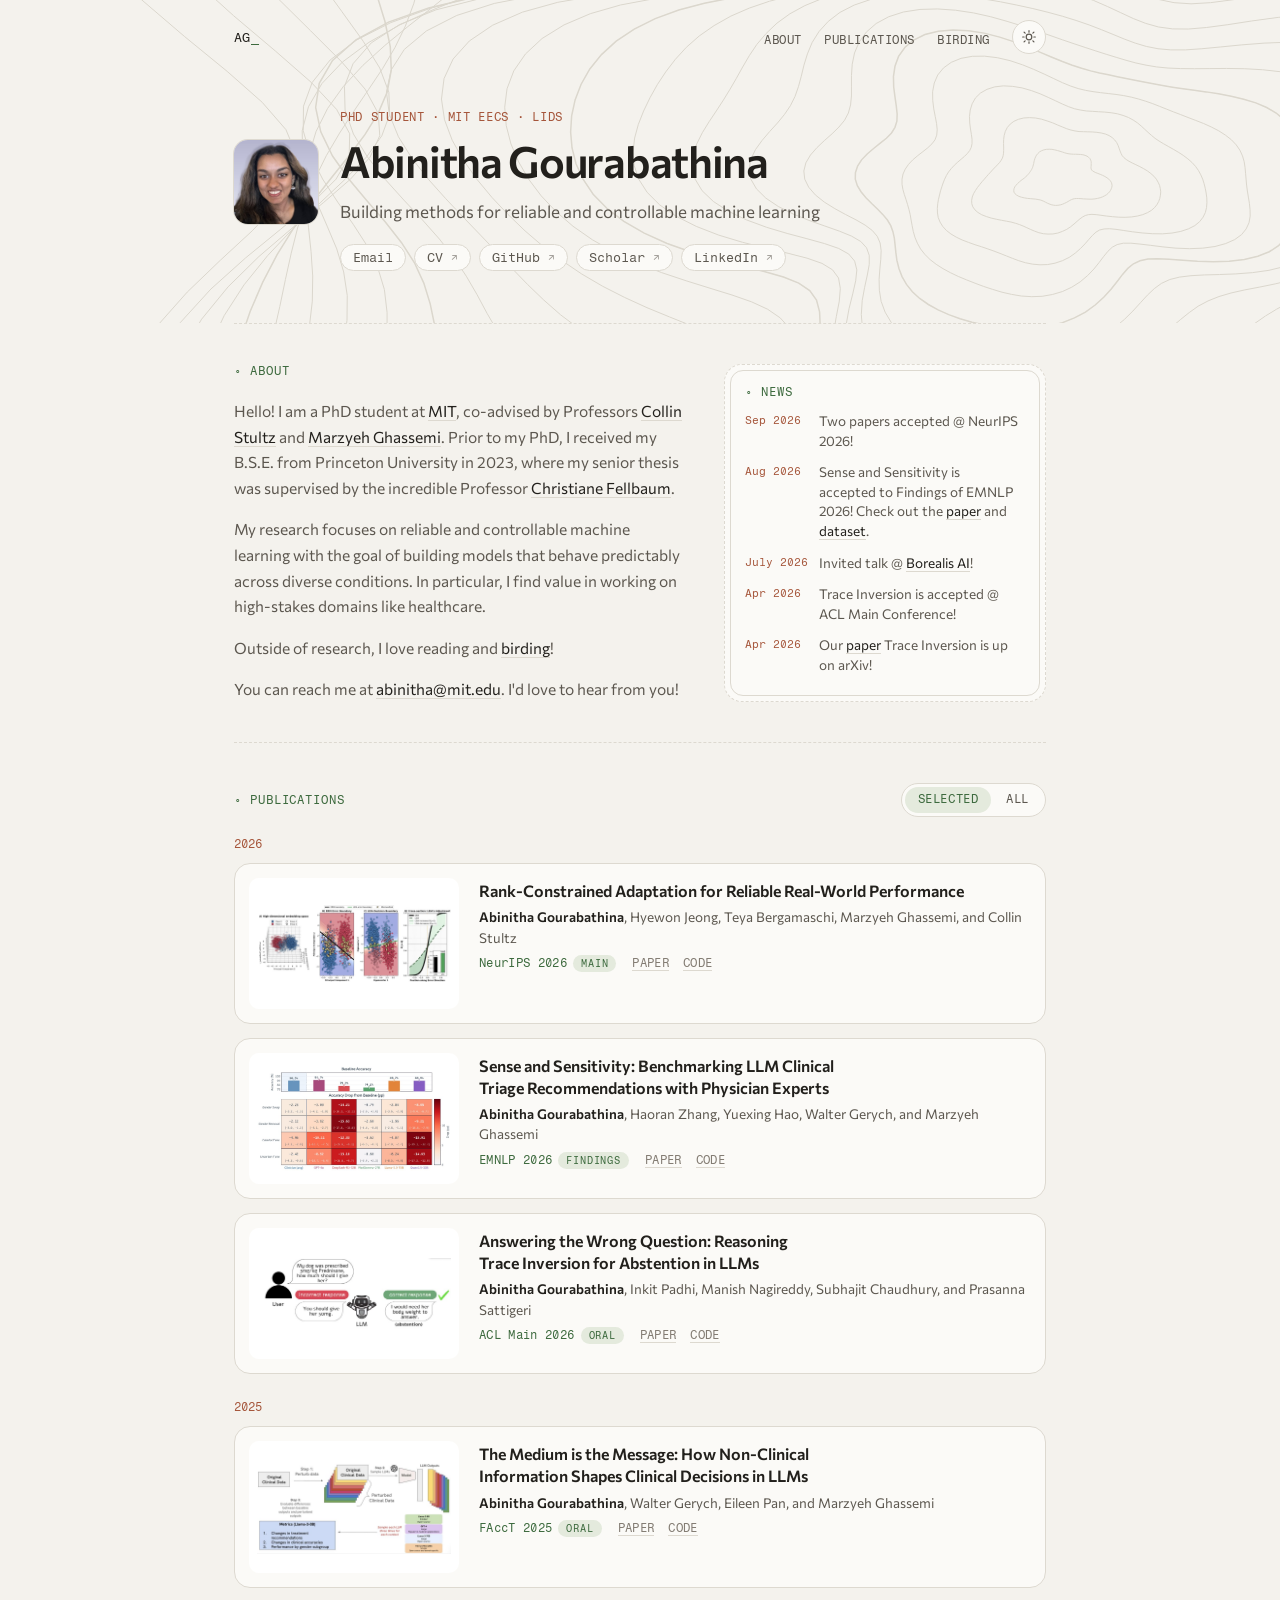
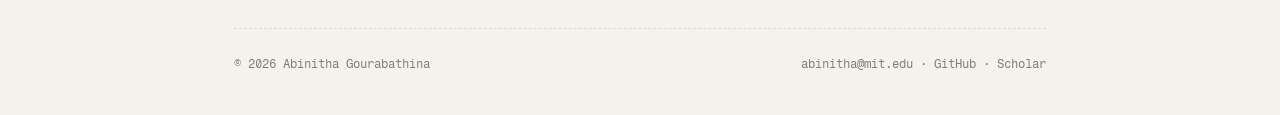
<file: index.html>
<!DOCTYPE html>
<html lang="en">
<head>
  <meta charset="UTF-8" />
  <meta name="viewport" content="width=device-width, initial-scale=1" />
  <title>Abinitha Gourabathina | Hello and Welcome!</title>
  <meta name="description" content="Abinitha Gourabathina is a PhD student at MIT EECS working on reliable and controllable machine learning — building models that behave predictably and can be steered toward safe, well-specified outcomes in high-stakes domains." />
  <meta name="keywords" content="Abinitha Gourabathina, MIT EECS, PhD student, machine learning, LLM safety, healthcare AI, trustworthy ML, MIT LIDS, generative models" />
  <meta name="author" content="Abinitha Gourabathina" />
  <meta name="google-site-verification" content="OJ9WMqnpFjQ2UeB4skqmiUvm7_lw3fs5hfuZdDC6cYM" />
  <meta property="og:type" content="website" />
  <meta property="og:url" content="https://abinithago.github.io/" />
  <meta property="og:title" content="Abinitha Gourabathina | Hello and Welcome!" />
  <meta property="og:description" content="PhD student at MIT EECS working on trustworthy machine learning and reliable generation." />
  <meta property="og:image" content="https://abinithago.github.io/assets/files/profile2.png" />
  <meta property="twitter:card" content="summary_large_image" />
  <meta property="twitter:url" content="https://abinithago.github.io/" />
  <meta property="twitter:title" content="Abinitha Gourabathina | Hello and Welcome!" />
  <meta property="twitter:description" content="PhD student at MIT EECS working on trustworthy machine learning and reliable generation." />
  <meta property="twitter:image" content="https://abinithago.github.io/assets/files/profile2.png" />
  <meta name="theme-color" content="#f4f2ed" media="(prefers-color-scheme: light)" />
  <meta name="theme-color" content="#2e2d2a" media="(prefers-color-scheme: dark)" />
  <link rel="canonical" href="https://abinithago.github.io/" />
  <link rel="sitemap" type="application/xml" href="https://abinithago.github.io/sitemap.xml" />

  <script>try { var t = localStorage.getItem('theme'); if (t === 'dark' || t === 'light') document.documentElement.setAttribute('data-theme', t); } catch (e) {}</script>

  <link rel="preconnect" href="https://fonts.googleapis.com" />
  <link rel="preconnect" href="https://fonts.gstatic.com" crossorigin />
  <link href="https://fonts.googleapis.com/css2?family=Fraunces:ital,opsz,wght@0,9..144,400;1,9..144,400&family=Commissioner:wght@400;500;600&family=Fragment+Mono&display=swap" rel="stylesheet" />
  <link rel="stylesheet" href="assets/css/fieldnotes.css" />

  <style>
    /* Layout: single 880px column. Contour-map hero, about + framed news log, then publications with a Selected / All switch. */
    body { overflow-x: clip; }
    .wrap { max-width: 860px; margin: 0 auto; padding-inline: clamp(16px, 4vw, 24px); }

    /* ----- Nav ----- */
    .s-nav { display: flex; justify-content: space-between; align-items: center; gap: 16px; padding-block: 20px; position: relative; z-index: 2; }
    .logo { font-family: var(--f-mono); font-size: 12.5px; font-weight: 500; letter-spacing: 0.02em; }
    .logo .cursor { color: var(--accent); animation: blink 1.1s step-end infinite; }
    @keyframes blink { 0%, 55% { opacity: 1; } 56%, 100% { opacity: 0; } }
    .nav-right { display: flex; align-items: center; gap: 22px; }
    .s-nav ul { display: flex; gap: 22px; list-style: none; margin: 0; padding: 0; }
    .s-nav ul a { font-family: var(--f-mono); font-size: 11.5px; letter-spacing: 0.05em; text-transform: uppercase; color: var(--muted); transition: color 0.15s; }
    .s-nav ul a:hover { color: var(--accent); }

    /* ----- Hero ----- */
    .hero { position: relative; display: grid; grid-template-columns: auto minmax(0, 1fr); gap: 22px; align-items: start; padding-block: 36px 52px; }
    .contours { position: absolute; top: -90px; left: 50%; width: 100vw; transform: translateX(-50%); height: calc(100% + 90px); z-index: 0; pointer-events: none; }
    .contours path { fill: none; stroke: var(--contour); stroke-width: 1; vector-effect: non-scaling-stroke; }
    .contours path.index { stroke-width: 1.5; }
    .hero-text { position: relative; z-index: 1; min-width: 0; }
    .role { font-family: var(--f-mono); font-size: 11.5px; letter-spacing: 0.06em; text-transform: uppercase; color: var(--wing); margin: 0 0 14px; }
    .hero h1 { font-family: var(--f-body); font-weight: 600; letter-spacing: -0.03em; font-size: clamp(1.9rem, 4.6vw, 2.7rem); line-height: 1.08; margin: 0; text-wrap: balance; color: var(--fg); }
    .tagline { color: var(--muted); font-size: calc(17px * var(--body-scale)); line-height: 1.5; margin: 14px 0 20px; max-width: 32em; text-wrap: pretty; }
    .links { display: flex; flex-wrap: wrap; gap: 8px; font-family: var(--f-mono); font-size: 12.5px; }
    .links a { color: var(--muted); background: var(--surface); border: 1px solid var(--line); border-radius: 999px; padding: 5px 12px; transition: color 0.15s, border-color 0.15s; }
    .links a:hover { color: var(--accent); border-color: var(--accent); }
    .links .arr { font-size: 0.85em; opacity: 0.6; }
    /* Small rounded photo to the left of the name, aligned with the name line. */
    .portrait { position: relative; z-index: 1; display: block; order: -1; width: 84px; height: 84px; margin-top: 30px; object-fit: cover; border-radius: 14px; box-shadow: 0 0 0 1px var(--line); }

    /* ----- Sections ----- */
    section { padding-block: 40px; border-top: 1.5px dashed var(--line); position: relative; z-index: 1; scroll-margin-top: 16px; }
    .label { font-family: var(--f-mono); font-size: 11.5px; font-weight: 500; letter-spacing: 0.08em; text-transform: uppercase; color: var(--accent); margin: 0 0 20px; }
    .label::before { content: "◦ "; }

    /* ----- About + News ----- */
    .about { display: grid; grid-template-columns: minmax(0, 1.4fr) minmax(0, 1fr); gap: 40px; align-items: start; }
    .about-text p { margin: 0 0 16px; color: var(--muted); font-size: calc(15.5px * var(--body-scale)); line-height: 1.65; max-width: 36em; }
    .about-text p:last-child { margin-bottom: 0; }
    .about-text a { color: var(--fg); border-bottom: 1px solid var(--line); transition: color 0.15s, border-color 0.15s; }
    .about-text a:hover { color: var(--accent); border-color: var(--accent); }

    /* Double frame: dashed outer border, solid hairline inset 5px inside it. */
    .news { position: relative; background: var(--surface); border: 1.5px dashed var(--line); border-radius: 18px; padding: 20px 20px 10px; }
    .news::before { content: ""; position: absolute; inset: 5px; border: 1px solid var(--line); border-radius: 13px; pointer-events: none; }
    .news .label { margin-bottom: 12px; }
    .news-list { list-style: none; margin: 0; padding: 0 6px 0 0; max-height: 320px; overflow-y: auto; scrollbar-width: thin; scrollbar-color: var(--line) transparent; }
    .news-list li { display: grid; grid-template-columns: 64px minmax(0, 1fr); gap: 10px; padding-block: 0 12px; font-size: calc(13.5px * var(--body-scale)); line-height: 1.45; color: var(--muted); }
    .news-list time { font-family: var(--f-note); font-size: calc(11px * var(--note-scale)); color: var(--wing); padding-top: 2px; white-space: nowrap; font-variant-numeric: tabular-nums; }
    .news-list a { color: var(--fg); border-bottom: 1px solid var(--line); }
    .news-list a:hover { color: var(--accent); border-color: var(--accent); }

    /* ----- Publications ----- */
    .pub-head { display: flex; flex-wrap: wrap; justify-content: space-between; align-items: center; gap: 12px; margin-bottom: 20px; }
    .pub-head .label { margin: 0; }
    .seg { display: inline-flex; gap: 2px; padding: 3px; background: var(--surface); border: 1px solid var(--line); border-radius: 999px; }
    .seg button { font: 500 11.5px/1 var(--f-mono); letter-spacing: 0.05em; text-transform: uppercase; color: var(--muted); background: transparent; border: 0; border-radius: 999px; padding: 7px 13px; cursor: pointer; transition: color 0.2s, background-color 0.2s; }
    .seg button:hover { color: var(--accent); }
    .seg button[aria-selected="true"] { background: var(--accent-soft); color: var(--accent); }
    .panel.is-entering { animation: panelIn 0.35s ease both; }
    @keyframes panelIn { from { opacity: 0; transform: translateY(6px); } to { opacity: 1; transform: none; } }

    .year { font-family: var(--f-note); font-size: calc(12px * var(--note-scale)); font-weight: 500; color: var(--wing); margin: 0 0 12px; font-variant-numeric: tabular-nums; }
    .pub-year + .pub-year { margin-top: 26px; }
    .cards { list-style: none; margin: 0; padding: 0; display: grid; gap: 14px; }
    .card { display: grid; grid-template-columns: 210px minmax(0, 1fr); gap: 20px; align-items: start; background: var(--surface); border: 1px solid var(--line); border-radius: 16px; padding: 14px; transition: border-color 0.2s, transform 0.2s; }
    .card:hover { border-color: var(--accent); transform: translateY(-2px); }
    .plate { margin: 0; background: var(--plate); border-radius: 10px; aspect-ratio: 16 / 10; max-width: 100%; display: grid; place-items: center; padding: 8px; overflow: hidden; }
    .plate img { width: 100%; height: 100%; object-fit: contain; filter: brightness(var(--plate-dim)); transition: transform 0.35s ease; }
    .card:hover .plate img { transform: scale(1.035); }
    .card.no-thumb { grid-template-columns: minmax(0, 1fr); }
    .card.no-thumb .plate { display: none; }
    .pub-title { font-family: var(--f-body); font-size: calc(16px * var(--body-scale)); font-weight: 600; line-height: 1.35; margin: 2px 0 6px; text-wrap: balance; }
    .authors { margin: 0 0 8px; color: var(--muted); font-size: calc(13.5px * var(--body-scale)); line-height: 1.5; }
    .authors b { color: var(--fg); font-weight: 600; }
    .meta { display: flex; flex-wrap: wrap; align-items: center; gap: 6px 16px; font-family: var(--f-mono); font-size: 11.5px; letter-spacing: 0.03em; }
    .venue { color: var(--accent); }
    .oral { font-size: 10px; text-transform: uppercase; letter-spacing: 0.08em; color: var(--accent); background: var(--accent-soft); padding: 2px 8px; border-radius: 999px; margin-left: 6px; }
    .pub-links { display: flex; gap: 14px; text-transform: uppercase; }
    .pub-links a { color: var(--faint); border-bottom: 1px solid var(--line); transition: color 0.15s, border-color 0.15s; }
    .pub-links a:hover { color: var(--accent); border-color: var(--accent); }

    .pub-list { list-style: none; margin: 0; padding: 0; }
    .pub-list li { display: grid; grid-template-columns: 64px minmax(0, 1fr); gap: 10px; padding-block: 14px; }
    .pub-list li + li { border-top: 1px solid var(--line); }
    .pub-list li:first-child { padding-top: 0; }
    .pub-list .yr { font-family: var(--f-note); font-size: calc(12px * var(--note-scale)); color: var(--wing); padding-top: 3px; font-variant-numeric: tabular-nums; }
    .pub-list .pub-title { font-size: calc(15px * var(--body-scale)); margin-top: 0; }

    /* ----- Footer ----- */
    footer { display: flex; flex-wrap: wrap; justify-content: space-between; gap: 8px 20px; padding-block: 28px 44px; border-top: 1.5px dashed var(--line); font-family: var(--f-mono); font-size: 11.5px; color: var(--faint); }
    footer a:hover { color: var(--accent); }

    @media (max-width: 720px) {
      .about { grid-template-columns: 1fr; }
    }
    @media (max-width: 600px) {
      .hero { gap: 16px; padding-block: 20px 40px; }
      .portrait { width: 64px; height: 64px; margin-top: 26px; border-radius: 12px; }
      .card { grid-template-columns: 1fr; gap: 12px; }
      .nav-right, .s-nav ul { gap: 14px; }
      .pub-list li { grid-template-columns: 1fr; gap: 4px; }
      .pub-list .yr:empty { display: none; }
    }
  </style>

  <script type="application/ld+json">
  {
    "@context": "https://schema.org",
    "@type": "Person",
    "name": "Abinitha Gourabathina",
    "url": "https://abinithago.github.io",
    "image": "https://abinithago.github.io/assets/files/profile2.png",
    "jobTitle": "PhD Student",
    "worksFor": { "@type": "Organization", "name": "MIT EECS", "url": "https://www.eecs.mit.edu/" },
    "alumniOf": { "@type": "Organization", "name": "Princeton University" },
    "email": "abinitha@mit.edu",
    "sameAs": ["https://github.com/abinithago", "https://scholar.google.com/citations?user=AuBFq6AAAAAJ&hl=en", "https://www.linkedin.com/in/abinithag"],
    "description": "PhD student at MIT EECS working on reliable and controllable machine learning, with a focus on model robustness, controlled generation, and LLM failure modes in high-stakes domains."
  }
  </script>
</head>
<body>
  <div class="wrap">
    <header class="s-nav">
      <a href="/" class="logo">AG<span class="cursor">_</span></a>
      <div class="nav-right">
        <nav aria-label="Site">
          <ul>
            <li><a href="#about">About</a></li>
            <li><a href="#publications">Publications</a></li>
            <li><a href="/birds">Birding</a></li>
          </ul>
        </nav>
        <button type="button" class="theme-toggle" aria-label="Switch to dark mode" aria-pressed="false">
          <svg class="sun" viewBox="0 0 24 24" fill="none" stroke="currentColor" stroke-width="1.8" stroke-linecap="round" aria-hidden="true"><circle cx="12" cy="12" r="4.2"/><path d="M12 2.5v2.2M12 19.3v2.2M4.6 4.6l1.6 1.6M17.8 17.8l1.6 1.6M2.5 12h2.2M19.3 12h2.2M4.6 19.4l1.6-1.6M17.8 6.2l1.6-1.6"/></svg>
          <svg class="moon" viewBox="0 0 24 24" fill="none" stroke="currentColor" stroke-width="1.8" stroke-linejoin="round" aria-hidden="true"><path d="M20 14.6A8.2 8.2 0 0 1 9.4 4a8.2 8.2 0 1 0 10.6 10.6Z"/></svg>
        </button>
      </div>
    </header>

    <div class="hero">
      <svg class="contours" id="contours" viewBox="0 0 1000 460" preserveAspectRatio="xMidYMid slice" aria-hidden="true"></svg>
      <div class="hero-text">
        <p class="role">PhD Student · MIT EECS · LIDS</p>
        <h1>Abinitha Gourabathina</h1>
        <p class="tagline">Building methods for reliable and controllable machine learning</p>
        <div class="links">
          <a href="mailto:abinitha@mit.edu">Email</a>
          <a href="assets/files/CV.pdf" target="_blank" rel="noopener">CV <span class="arr">↗</span></a>
          <a href="https://github.com/abinithago" target="_blank" rel="noopener">GitHub <span class="arr">↗</span></a>
          <a href="https://scholar.google.com/citations?user=AuBFq6AAAAAJ&amp;hl=en" target="_blank" rel="noopener">Scholar <span class="arr">↗</span></a>
          <a href="https://www.linkedin.com/in/abinithag" target="_blank" rel="noopener">LinkedIn <span class="arr">↗</span></a>
        </div>
      </div>
      <img class="portrait" src="assets/files/thumbs/profile.jpg" alt="Portrait of Abinitha Gourabathina" width="84" height="84" />
    </div>

    <main>
      <section id="about">
        <div class="about">
          <div class="about-text">
            <h2 class="label">About</h2>
            <p>
              Hello! I am a PhD student at
              <a href="https://mit.edu/" target="_blank" rel="noopener">MIT</a>, co-advised by Professors <a href="https://cb.mit.edu/" target="_blank" rel="noopener">Collin Stultz</a> and 
              <a href="https://healthyml.org/" target="_blank" rel="noopener">Marzyeh Ghassemi</a>. Prior to my PhD, I received my B.S.E. from Princeton University in 2023, where my senior thesis was supervised by the incredible Professor
              <a href="https://www.cs.princeton.edu/~fellbaum/" target="_blank" rel="noopener">Christiane Fellbaum</a>.
            </p>
            <p>
              My research focuses on reliable and controllable machine learning with the goal of building models that behave predictably across diverse conditions. In particular, I find value in working on high-stakes domains like healthcare.
            </p>
            <p>
              Outside of research, I love reading and <a href="/birds">birding</a>!
            </p>
            <p>You can reach me at <a href="mailto:abinitha@mit.edu">abinitha@mit.edu</a>. I'd love to hear from you!</p>
          </div>
          <aside class="news">
            <h2 class="label">News</h2>
            <ol class="news-list">
              <li><time>Sep 2026</time><span>Two papers accepted @ NeurIPS 2026!</span></li>
              <li><time>Aug 2026</time><span>Sense and Sensitivity is accepted to Findings of EMNLP 2026! Check out the <a href="https://arxiv.org/abs/2609.38600" target="_blank" rel="noopener">paper</a> and <a href="https://github.com/abinithago/Sen2Med" target="_blank" rel="noopener">dataset</a>.</span></li>
              <li><time>July 2026</time><span>Invited talk @ <a href="https://rbcborealis.com/" target="_blank" rel="noopener">Borealis AI</a>!</span></li>
              <li><time>Apr 2026</time><span>Trace Inversion is accepted @ ACL Main Conference!</span></li>
              <li><time>Apr 2026</time><span>Our <a href="https://arxiv.org/abs/2604.02230" target="_blank" rel="noopener">paper</a> Trace Inversion is up on arXiv!</span></li>
              <li><time>Feb 2026</time><span>Our <a href="https://arxiv.org/abs/2602.06924" target="_blank" rel="noopener">paper</a> on group robustness in realistic settings is released on arXiv!</span></li>
              <li><time>Oct 2025</time><span>Presented an <a href="https://www.csail.mit.edu/taxonomy/term/417" target="_blank" rel="noopener">ML Tea Talk</a> on trace inversion.</span></li>
              <li><time>Sep 2025</time><span>Excited to serve as Program Chair of the <a href="https://lidsconf.mit.edu/2026/" target="_blank" rel="noopener">2026 LIDS Student Conference</a>!</span></li>
              <li><time>Aug 2025</time><span>Completed my summer internship at IBM Research!</span></li>
              <li><time>Jun 2025</time><span>Our work is covered by <a href="https://news.mit.edu/2025/llms-factor-unrelated-information-when-recommending-medical-treatments-0623" target="_blank" rel="noopener">MIT News</a> and other <a href="https://www.usnews.com/news/health-news/articles/2025-06-26/typos-slang-trip-up-ai-medical-assessments" target="_blank" rel="noopener">press</a>.</span></li>
              <li><time>Jun 2025</time><span>Presented at FAccT '25!</span></li>
              <li><time>Jun 2025</time><span><a href="https://arxiv.org/abs/2506.17163" target="_blank" rel="noopener">Paper</a> released on arXiv!</span></li>
              <li><time>May 2025</time><span>Excited to join the AIES PC!</span></li>
              <li><time>May 2025</time><span>MedPerturb project <a href="https://medperturb.csail.mit.edu/" target="_blank" rel="noopener">website</a> online!</span></li>
              <li><time>Apr 2025</time><span>Presented @ the MIT EECS Town Hall for <a href="https://computing.mit.edu/cross-cutting/social-and-ethical-responsibilities-of-computing/SERC" target="_blank" rel="noopener">SERC</a>.</span></li>
              <li><time>Apr 2025</time><span>Paper accepted to FAccT '25!</span></li>
              <li><time>Apr 2025</time><span>Presented @ the MIT <a href="https://imes.mit.edu/" target="_blank" rel="noopener">IMES</a> Seminar Series.</span></li>
              <li><time>Aug 2024</time><span>Started my PhD at MIT!</span></li>
            </ol>
          </aside>
        </div>
      </section>

      <section id="publications">
        <div class="pub-head">
          <h2 class="label">Publications</h2>
          <div class="seg" role="tablist" aria-label="Publication view">
            <button type="button" role="tab" id="tab-selected" aria-controls="pubs-selected" aria-selected="true">Selected</button>
            <button type="button" role="tab" id="tab-all" aria-controls="pubs-all" aria-selected="false" tabindex="-1">All</button>
          </div>
        </div>

        <div class="panel" id="pubs-selected" role="tabpanel" aria-labelledby="tab-selected">
          <div class="pub-year">
            <h3 class="year">2026</h3>
            <ul class="cards">
              <li class="card">
                <figure class="plate"><img src="assets/files/thumbs/leia.jpg" alt="LEIA decision boundary figure" loading="lazy" /></figure>
                <div>
                  <h4 class="pub-title">Rank-Constrained Adaptation for Reliable Real-World Performance</h4>
                  <p class="authors"><b>Abinitha Gourabathina</b>, Hyewon Jeong, Teya Bergamaschi, Marzyeh Ghassemi, and Collin Stultz</p>
                  <div class="meta"><span class="venue">NeurIPS 2026<span class="oral">Main</span></span>
                    <span class="pub-links"><a href="https://arxiv.org/abs/2602.06924" target="_blank" rel="noopener">Paper</a><a href="https://github.com/abinithago/MARLA" target="_blank" rel="noopener">Code</a></span></div>
                </div>
              </li>
              <li class="card">
                <figure class="plate"><img src="assets/files/thumbs/sen2med.jpg" alt="Sense and Sensitivity overview figure" loading="lazy" onerror="this.closest('.card').classList.add('no-thumb')" /></figure>
                <div>
                  <h4 class="pub-title">Sense and Sensitivity: Benchmarking LLM Clinical Triage Recommendations with Physician Experts</h4>
                  <p class="authors"><b>Abinitha Gourabathina</b>, Haoran Zhang, Yuexing Hao, Walter Gerych, and Marzyeh Ghassemi</p>
                  <div class="meta"><span class="venue">EMNLP 2026<span class="oral">Findings</span></span>
                    <span class="pub-links"><a href="https://arxiv.org/abs/2609.38600" target="_blank" rel="noopener">Paper</a><a href="https://github.com/abinithago/Sen2Med" target="_blank" rel="noopener">Code</a></span></div>
                </div>
              </li>
              <li class="card">
                <figure class="plate"><img src="assets/files/thumbs/trace.jpg" alt="Trace inversion overview figure" loading="lazy" /></figure>
                <div>
                  <h4 class="pub-title">Answering the Wrong Question: Reasoning Trace Inversion for Abstention in LLMs</h4>
                  <p class="authors"><b>Abinitha Gourabathina</b>, Inkit Padhi, Manish Nagireddy, Subhajit Chaudhury, and Prasanna Sattigeri</p>
                  <div class="meta"><span class="venue">ACL Main 2026<span class="oral">Oral</span></span>
                    <span class="pub-links"><a href="https://arxiv.org/abs/2604.02230" target="_blank" rel="noopener">Paper</a><a href="https://github.com/abinithago/trace-inversion" target="_blank" rel="noopener">Code</a></span></div>
                </div>
              </li>
            </ul>
          </div>
          <div class="pub-year">
            <h3 class="year">2025</h3>
            <ul class="cards">
              <li class="card">
                <figure class="plate"><img src="assets/files/thumbs/medium.jpg" alt="Perturbation pipeline figure" loading="lazy" /></figure>
                <div>
                  <h4 class="pub-title">The Medium is the Message: How Non-Clinical Information Shapes Clinical Decisions in LLMs</h4>
                  <p class="authors"><b>Abinitha Gourabathina</b>, Walter Gerych, Eileen Pan, and Marzyeh Ghassemi</p>
                  <div class="meta"><span class="venue">FAccT 2025<span class="oral">Oral</span></span>
                    <span class="pub-links"><a href="https://dl.acm.org/doi/10.1145/3715275.3732121" target="_blank" rel="noopener">Paper</a><a href="https://github.com/abinithago/medium-is-message" target="_blank" rel="noopener">Code</a></span></div>
                </div>
              </li>
            </ul>
          </div>
        </div>

        <div class="panel" id="pubs-all" role="tabpanel" aria-labelledby="tab-all" hidden>
          <ol class="pub-list">
            <li>
              <span class="yr">2026</span>
              <div>
                <h4 class="pub-title">Rank-Constrained Adaptation for Reliable Real-World Performance</h4>
                <p class="authors"><b>Abinitha Gourabathina</b>, Hyewon Jeong, Teya Bergamaschi, Marzyeh Ghassemi, and Collin Stultz</p>
                <div class="meta"><span class="venue">NeurIPS 2026<span class="oral">Main</span></span>
                  <span class="pub-links"><a href="https://arxiv.org/abs/2602.06924" target="_blank" rel="noopener">Paper</a><a href="https://github.com/abinithago/MARLA" target="_blank" rel="noopener">Code</a></span></div>
              </div>
            </li>
            <li>
              <span class="yr"></span>
              <div>
                <h4 class="pub-title">Poison-then-Hide: Finetuning-Activated Backdoor Attack on Pretrained Vision Encoders</h4>
                <p class="authors">Qixuan Jin, <b>Abinitha Gourabathina</b>, Vinith Menon Suriyakumar, Walter Gerych, and Marzyeh Ghassemi</p>
                <div class="meta"><span class="venue">NeurIPS 2026<span class="oral">Main</span></span></div>
              </div>
            </li>
            <li>
              <span class="yr"></span>
              <div>
                <h4 class="pub-title">Sense and Sensitivity: Benchmarking LLM Clinical Triage Recommendations with Physician Experts</h4>
                <p class="authors"><b>Abinitha Gourabathina</b>, Haoran Zhang, Yuexing Hao, Walter Gerych, and Marzyeh Ghassemi</p>
                <div class="meta"><span class="venue">EMNLP 2026<span class="oral">Findings</span></span>
                  <span class="pub-links"><a href="https://arxiv.org/abs/2609.38600" target="_blank" rel="noopener">Paper</a><a href="https://github.com/abinithago/Sen2Med" target="_blank" rel="noopener">Code</a></span></div>
              </div>
            </li>
            <li>
              <span class="yr"></span>
              <div>
                <h4 class="pub-title">Answering the Wrong Question: Reasoning Trace Inversion for Abstention in LLMs</h4>
                <p class="authors"><b>Abinitha Gourabathina</b>, Inkit Padhi, Manish Nagireddy, Subhajit Chaudhury, and Prasanna Sattigeri</p>
                <div class="meta"><span class="venue">ACL Main 2026<span class="oral">Oral</span></span>
                  <span class="pub-links"><a href="https://arxiv.org/abs/2604.02230" target="_blank" rel="noopener">Paper</a><a href="https://github.com/abinithago/trace-inversion" target="_blank" rel="noopener">Code</a></span></div>
              </div>
            </li>
            <li>
              <span class="yr">2025</span>
              <div>
                <h4 class="pub-title">The MedPerturb Dataset: What Non-Content Perturbations Reveal About Human and Clinical LLM Decision Making</h4>
                <p class="authors"><b>Abinitha Gourabathina</b>, Yuexing Hao, Walter Gerych, and Marzyeh Ghassemi</p>
                <div class="meta"><span class="venue">Preprint, 2025</span>
                  <span class="pub-links"><a href="https://arxiv.org/abs/2506.17163" target="_blank" rel="noopener">Paper</a><a href="https://medperturb.csail.mit.edu/" target="_blank" rel="noopener">Website</a><a href="https://github.com/abinithago/MedPerturb" target="_blank" rel="noopener">Code</a></span></div>
              </div>
            </li>
            <li>
              <span class="yr"></span>
              <div>
                <h4 class="pub-title">The Medium is the Message: How Non-Clinical Information Shapes Clinical Decisions in LLMs</h4>
                <p class="authors"><b>Abinitha Gourabathina</b>, Walter Gerych, Eileen Pan, and Marzyeh Ghassemi</p>
                <div class="meta"><span class="venue">FAccT 2025<span class="oral">Oral</span></span>
                  <span class="pub-links"><a href="https://dl.acm.org/doi/10.1145/3715275.3732121" target="_blank" rel="noopener">Paper</a><a href="https://github.com/abinithago/medium-is-message" target="_blank" rel="noopener">Code</a></span></div>
              </div>
            </li>
            <li>
              <span class="yr">2023</span>
              <div>
                <h4 class="pub-title">PanDa Game: Optimized Privacy-Preserving Publishing of Individual-Level Pandemic Data Based on a Game Theoretic Model</h4>
                <p class="authors"><b>Abinitha Gourabathina</b>, Zhiyu Wan, J. Thomas Brown, Chao Yan, and Bradley A. Malin</p>
                <div class="meta"><span class="venue">IEEE Transactions on NanoBioscience, 2023</span>
                  <span class="pub-links"><a href="https://ieeexplore.ieee.org/abstract/document/10146322" target="_blank" rel="noopener">Paper</a><a href="https://github.com/zhywan/covid19-privacy-game" target="_blank" rel="noopener">Code</a></span></div>
              </div>
            </li>
            <li>
              <span class="yr"></span>
              <div>
                <h4 class="pub-title">What seems to be the problem? Stigmatizing language in patient medical notes</h4>
                <p class="authors"><b>Abinitha Gourabathina</b></p>
                <div class="meta"><span class="venue">Princeton University Senior Thesis, 2023</span>
                  <span class="pub-links"><a href="assets/files/senior_thesis.pdf" target="_blank" rel="noopener">Paper</a></span></div>
              </div>
            </li>
            <li>
              <span class="yr">2022</span>
              <div>
                <h4 class="pub-title">PanDa Game: Optimized Privacy-Preserving Publishing of Individual-Level Pandemic Data Based on a Game Theoretic Model</h4>
                <p class="authors"><b>Abinitha Gourabathina</b>, Zhiyu Wan, J. Thomas Brown, Chao Yan, and Bradley A. Malin</p>
                <div class="meta"><span class="venue">IEEE BIBM 2022</span>
                  <span class="pub-links"><a href="https://ieeexplore.ieee.org/abstract/document/9995513" target="_blank" rel="noopener">Paper</a></span></div>
              </div>
            </li>
          </ol>
        </div>
      </section>
    </main>

    <footer>
      <span>&copy; 2026 Abinitha Gourabathina</span>
      <span><a href="mailto:abinitha@mit.edu">abinitha@mit.edu</a> · <a href="https://github.com/abinithago" target="_blank" rel="noopener">GitHub</a> · <a href="https://scholar.google.com/citations?user=AuBFq6AAAAAJ&amp;hl=en" target="_blank" rel="noopener">Scholar</a></span>
    </footer>
  </div>

  <script src="assets/js/theme.js"></script>
  <script>
    (function () {
      // Topographic contour lines behind the hero. Drawn once as SVG so the
      // stroke color follows the theme tokens and fades with everything else.
      var svg = document.getElementById('contours');
      if (svg) {
        var ns = 'http://www.w3.org/2000/svg';
        var cx = 830, cy = 250;
        for (var k = 1; k <= 24; k++) {
          var d = '';
          for (var i = 0; i <= 120; i++) {
            var a = (i / 120) * Math.PI * 2;
            var wob = 1 + 0.16 * Math.sin(3 * a + k * 0.35) + 0.09 * Math.sin(5 * a - k * 0.22) + 0.05 * Math.cos(7 * a + k * 0.5);
            var r = 24 * k * wob;
            d += (i ? 'L' : 'M') + (cx + Math.cos(a) * r * 1.4).toFixed(1) + ' ' + (cy + Math.sin(a) * r * 0.85).toFixed(1);
          }
          var p = document.createElementNS(ns, 'path');
          p.setAttribute('d', d + 'Z');
          if (k % 5 === 0) p.setAttribute('class', 'index');
          svg.appendChild(p);
        }
      }

      // Keep the address bar clean: in-page links scroll without adding #about etc.,
      // and an old /index.html or #hash address is tidied to the bare site URL.
      var smooth = window.matchMedia('(prefers-reduced-motion: reduce)').matches ? 'auto' : 'smooth';
      function cleanUrl() {
        if (location.pathname !== '/' || location.hash) history.replaceState(null, '', '/');
      }
      document.querySelectorAll('a[href^="#"], a.logo').forEach(function (a) {
        a.addEventListener('click', function (e) {
          var id = a.getAttribute('href').replace(/^\/?#?/, '');
          var target = id ? document.getElementById(id) : null;
          if (id && !target) return;
          e.preventDefault();
          if (target) target.scrollIntoView({ behavior: smooth, block: 'start' });
          else window.scrollTo({ top: 0, behavior: smooth });
          cleanUrl();
        });
      });
      if (/\/index\.html$/.test(location.pathname) || location.hash) {
        var landing = location.hash ? document.getElementById(location.hash.slice(1)) : null;
        if (landing) window.requestAnimationFrame(function () { landing.scrollIntoView({ block: 'start' }); });
        cleanUrl();
      }

      // Selected / All publications.
      var tabs = Array.prototype.slice.call(document.querySelectorAll('.seg [role="tab"]'));
      function show(tab) {
        tabs.forEach(function (t) {
          var on = t === tab;
          t.setAttribute('aria-selected', String(on));
          t.tabIndex = on ? 0 : -1;
          var panel = document.getElementById(t.getAttribute('aria-controls'));
          panel.hidden = !on;
          if (on) {
            panel.classList.remove('is-entering');
            void panel.offsetWidth;
            panel.classList.add('is-entering');
          }
        });
      }
      tabs.forEach(function (t, i) {
        t.addEventListener('click', function () { show(t); });
        t.addEventListener('keydown', function (e) {
          if (e.key !== 'ArrowRight' && e.key !== 'ArrowLeft') return;
          var next = tabs[(i + (e.key === 'ArrowRight' ? 1 : tabs.length - 1)) % tabs.length];
          next.focus(); show(next);
        });
      });

      // Cap the News list so the framed box bottoms out with the About text.
      var aboutText = document.querySelector('.about-text');
      var news = document.querySelector('.news');
      var newsList = document.querySelector('.news-list');
      function syncNewsHeight() {
        if (!aboutText || !news || !newsList) return;
        if (window.matchMedia('(max-width: 720px)').matches) { newsList.style.maxHeight = ''; return; }
        var chrome = news.offsetHeight - newsList.offsetHeight;
        newsList.style.maxHeight = Math.max(aboutText.offsetHeight - chrome, 160) + 'px';
      }
      syncNewsHeight();
      window.addEventListener('resize', syncNewsHeight);
      if (document.fonts && document.fonts.ready) document.fonts.ready.then(syncNewsHeight);
    })();
  </script>
</body>
</html>
</file>
<file: assets/css/fieldnotes.css>
/* Field Notes (Fern & Clay palette with a Graphite dark mode, Botanical type): shared tokens, theme toggle and theme transition for index.html and birds.html.
   To change fonts site-wide, edit the --f-* tokens here and the Google Fonts <link> in each page. */

:root {
  --bg: #f4f2ed;
  --surface: #fbfaf7;
  --fg: #22201c;
  --muted: #5c574f;
  --faint: #837c73;
  --line: #ddd9d0;
  --accent: #3d6a3e;
  --accent-soft: #e4eadd;
  --wing: #a5553a;
  --contour: #dbd7cd;
  --plate: #ffffff;
  --plate-dim: 1;
  --shadow: rgba(45, 38, 28, 0.4);
  --glass: rgba(251, 250, 247, 0.86);

  --f-display: 'Fraunces', 'Iowan Old Style', Georgia, serif;
  --f-body: 'Commissioner', ui-sans-serif, system-ui, -apple-system, 'Segoe UI', sans-serif;
  --f-mono: 'Fragment Mono', 'IBM Plex Mono', ui-monospace, SFMono-Regular, Menlo, monospace;
  --f-note: var(--f-mono);     /* dates and years; can be a script face */
  --body-scale: 1;             /* optical size correction for the body face */
  --note-scale: 1;             /* bump to ~1.4 for a handwritten --f-note */
  --display-scale: 1;          /* size of the name in the hero */
  --display-weight: 400;
  --display-tracking: -0.025em;
  --display-em: italic;        /* style of the accented surname; 'normal' for faces without italics */
}

@media (prefers-color-scheme: dark) {
  :root:not([data-theme="light"]) {
    --bg: #2e2d2a;
    --surface: #373532;
    --fg: #e0dbd2;
    --muted: #b4ada1;
    --faint: #948d82;
    --line: #47443e;
    --accent: #a2c695;
    --accent-soft: #363e30;
    --wing: #df937b;
    --contour: #3b3833;
    --plate: #ebe8e2;
    --plate-dim: 0.95;
    --shadow: rgba(0, 0, 0, 0.3);
    --glass: rgba(55, 53, 50, 0.86);
    color-scheme: dark;
  }
}
:root[data-theme="dark"] {
  --bg: #2e2d2a;
  --surface: #373532;
  --fg: #e0dbd2;
  --muted: #b4ada1;
  --faint: #948d82;
  --line: #47443e;
  --accent: #a2c695;
  --accent-soft: #363e30;
  --wing: #df937b;
  --contour: #3b3833;
  --plate: #ebe8e2;
  --plate-dim: 0.95;
  --shadow: rgba(0, 0, 0, 0.3);
  --glass: rgba(55, 53, 50, 0.86);
  color-scheme: dark;
}

*, *::before, *::after { box-sizing: border-box; }
html { -webkit-text-size-adjust: 100%; }
body {
  margin: 0;
  background: var(--bg);
  color: var(--fg);
  font-family: var(--f-body);
  -webkit-font-smoothing: antialiased;
}
a { color: inherit; text-decoration: none; }
a:focus-visible, button:focus-visible, input:focus-visible { outline: 2px solid var(--accent); outline-offset: 3px; border-radius: 4px; }
::selection { background: var(--accent-soft); color: var(--accent); }

/* ---------- Theme toggle (sun/moon) ---------- */
.theme-toggle {
  position: relative;
  width: 34px;
  height: 34px;
  display: inline-grid;
  place-items: center;
  border-radius: 999px;
  border: 1px solid var(--line);
  background: var(--surface);
  color: var(--muted);
  cursor: pointer;
  padding: 0;
  transition: color 0.2s ease, border-color 0.2s ease;
}
.theme-toggle:hover { color: var(--accent); border-color: var(--accent); }
.theme-toggle svg { width: 16px; height: 16px; grid-area: 1 / 1; transition: transform 0.6s cubic-bezier(.2,.7,.2,1), opacity 0.4s ease; }
.theme-toggle .moon { opacity: 0; transform: rotate(-70deg) scale(0.6); }
:root[data-theme="dark"] .theme-toggle .sun { opacity: 0; transform: rotate(70deg) scale(0.6); }
:root[data-theme="dark"] .theme-toggle .moon { opacity: 1; transform: none; }
@media (prefers-color-scheme: dark) {
  :root:not([data-theme="light"]) .theme-toggle .sun { opacity: 0; transform: rotate(70deg) scale(0.6); }
  :root:not([data-theme="light"]) .theme-toggle .moon { opacity: 1; transform: none; }
}

/* ---------- Theme change ----------
   Preferred path: a View Transition. The old theme stays fully opaque underneath
   while the new theme fades in over it, so there is no washed-out midpoint where
   both are half transparent. Fallback: every color eases together. */
::view-transition-old(root) {
  animation: none;
}
::view-transition-new(root) {
  animation: theme-fade-in 0.6s cubic-bezier(.4, 0, .2, 1) both;
  mix-blend-mode: normal;
}
@keyframes theme-fade-in {
  from { opacity: 0; }
  to { opacity: 1; }
}
.theme-fading,
.theme-fading *,
.theme-fading *::before,
.theme-fading *::after {
  transition: background-color 0.5s cubic-bezier(.4, 0, .2, 1), color 0.5s cubic-bezier(.4, 0, .2, 1),
              border-color 0.5s cubic-bezier(.4, 0, .2, 1), fill 0.5s cubic-bezier(.4, 0, .2, 1),
              stroke 0.5s cubic-bezier(.4, 0, .2, 1), box-shadow 0.5s cubic-bezier(.4, 0, .2, 1) !important;
}

@media (prefers-reduced-motion: reduce) {
  *, *::before, *::after { animation: none !important; transition: none !important; }
  ::view-transition-old(root), ::view-transition-new(root) { animation: none !important; }
}
</file>
